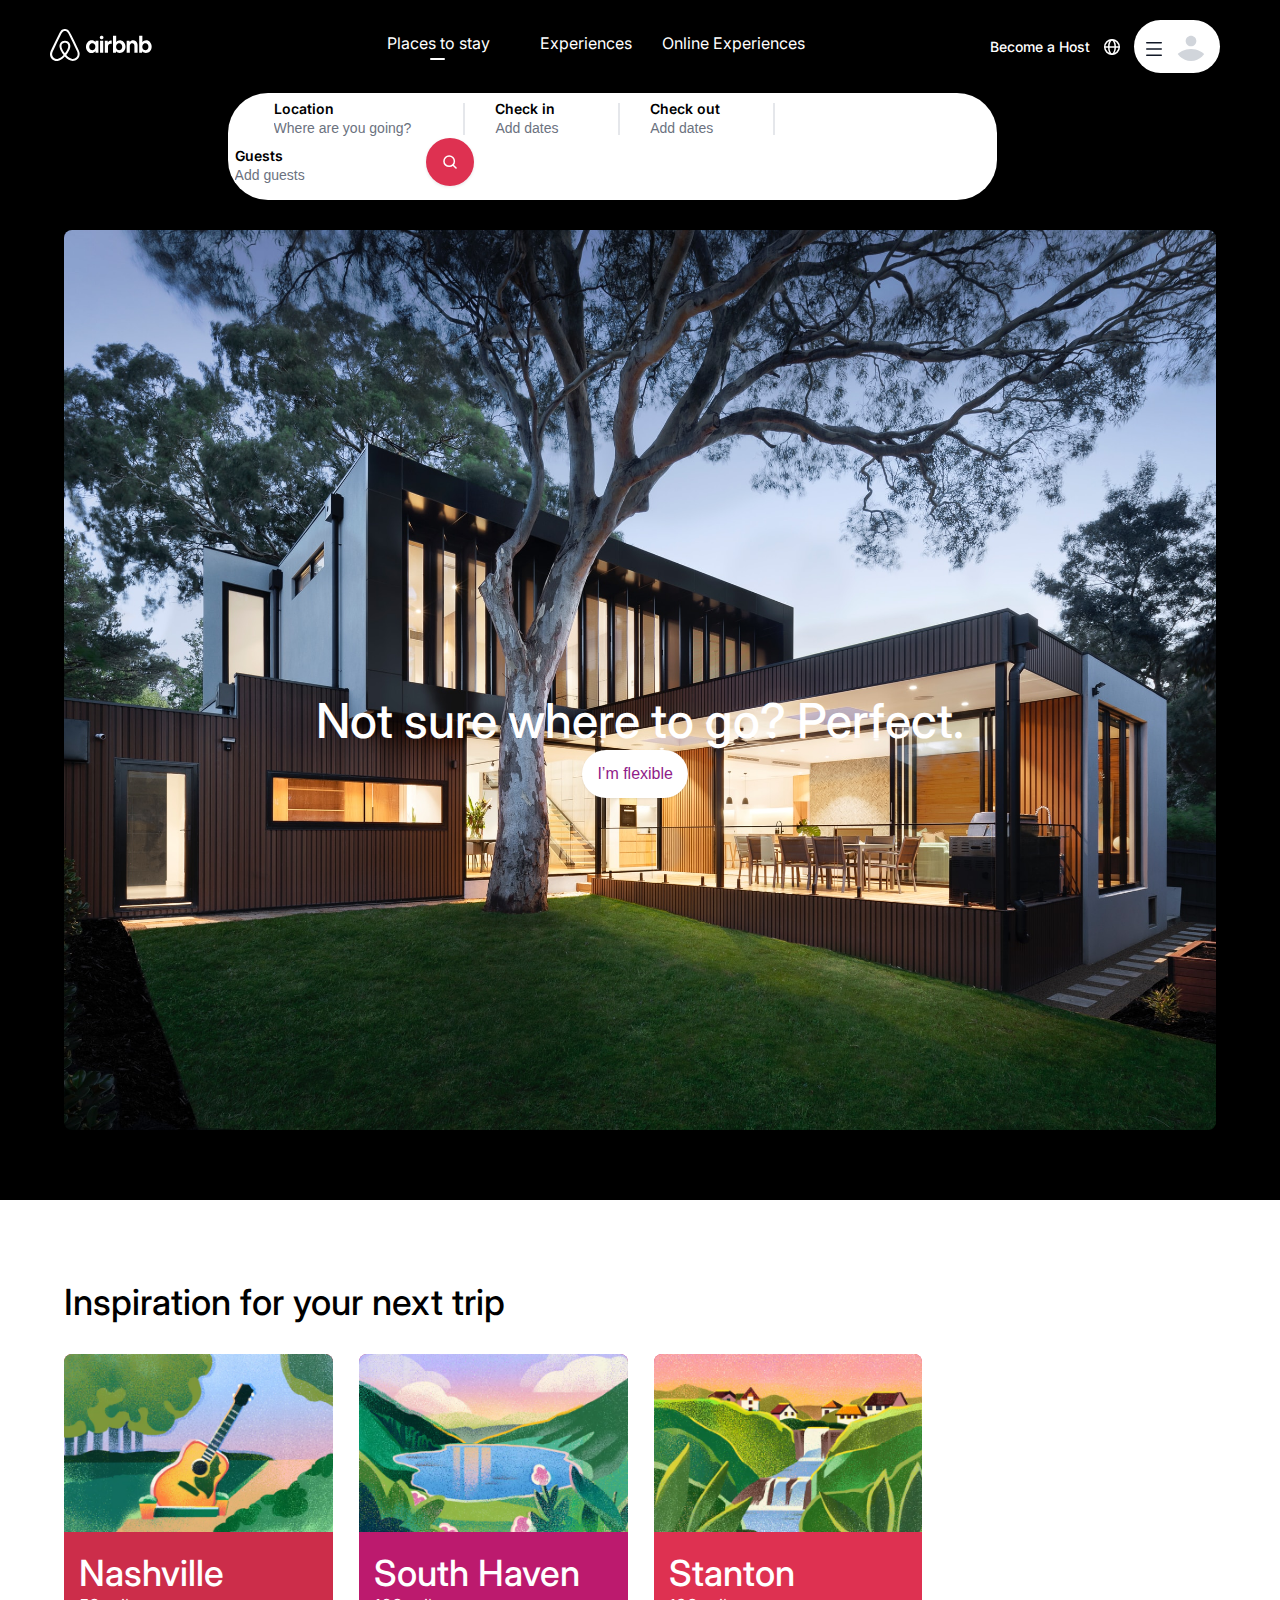
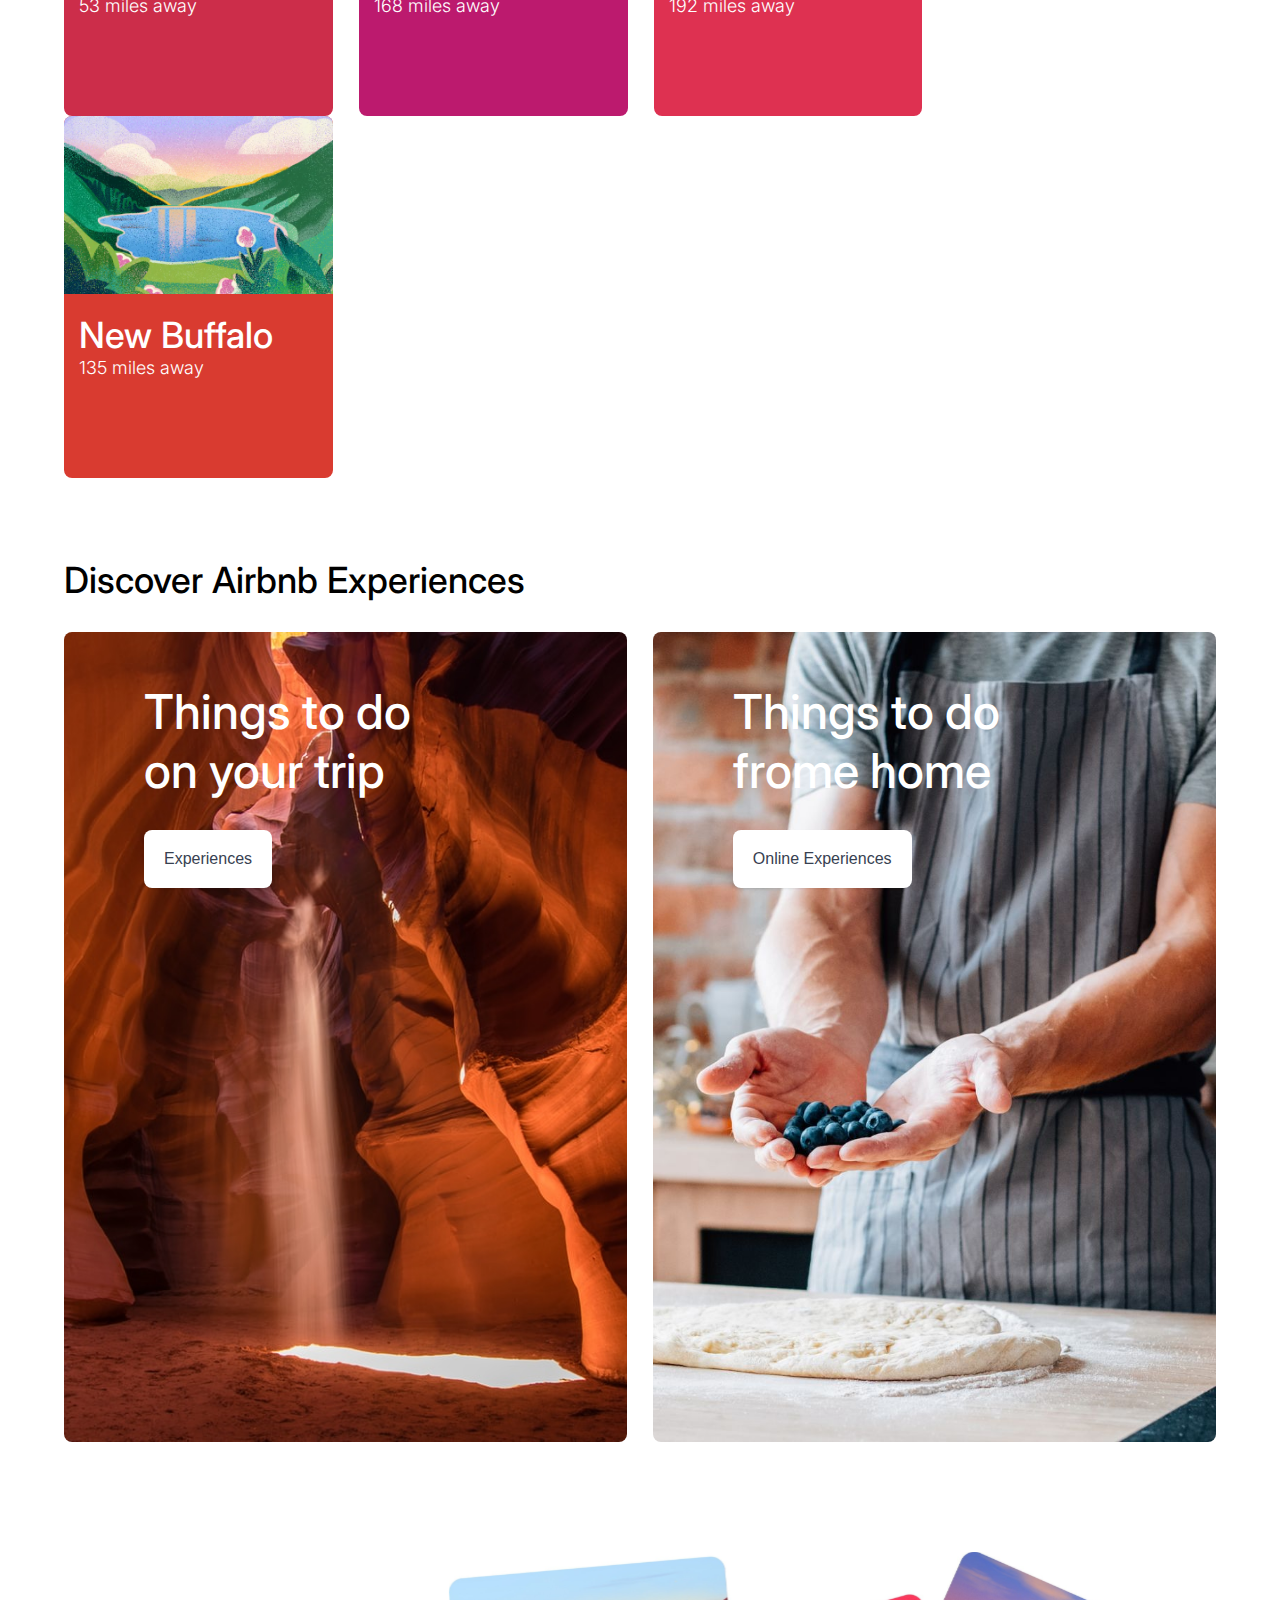
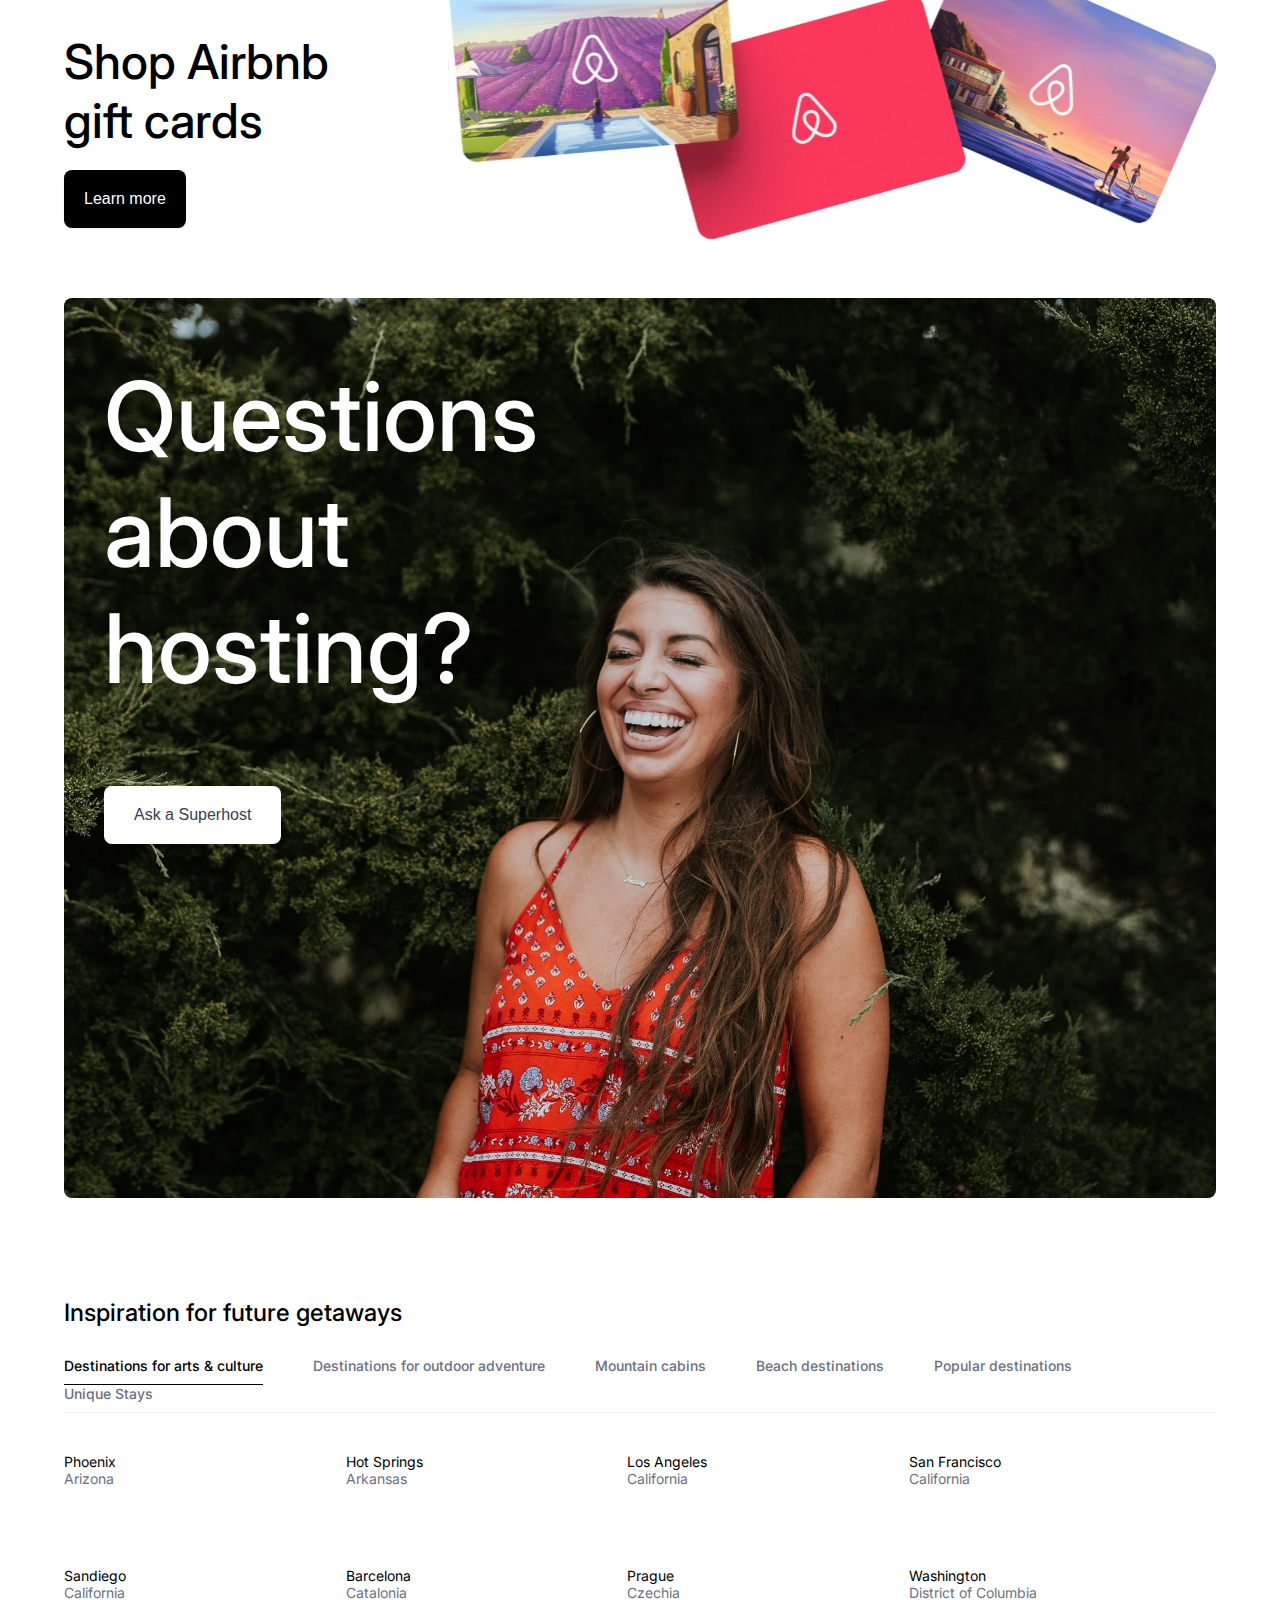
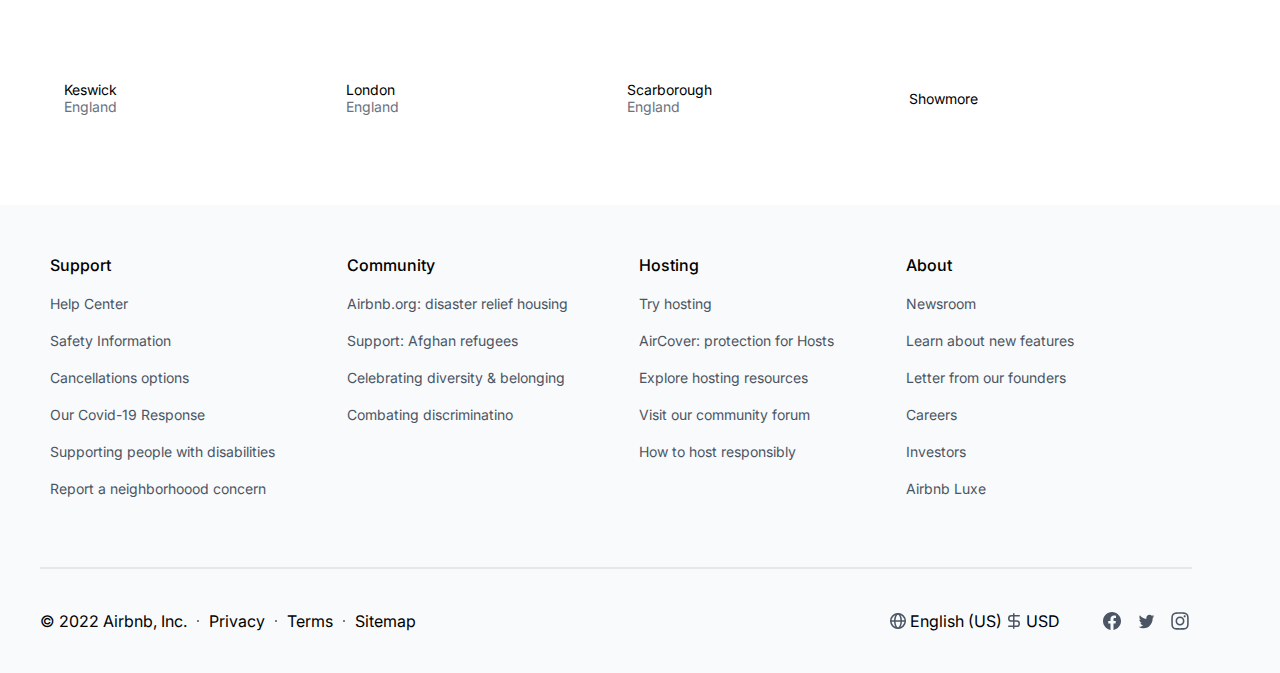
<file: index.html>
<!DOCTYPE html>
<html lang="en">
<head>
    <meta charset="UTF-8">
    <meta name="viewport" content="width=device-width, initial-scale=1.0">
    <title>Airbnb Homepage</title>
    <!-- Linking to CSS FILE -->
    <link rel="stylesheet" href="./style.css">
    <!-- ADDING FONT FAMILY INTER -->
    <link rel="preconnect" href="https://fonts.googleapis.com">
    <link rel="preconnect" href="https://fonts.gstatic.com" crossorigin>
    <link href="https://fonts.googleapis.com/css2?family=Inter:wght@300;400;500;600&display=swap" rel="stylesheet">
</head>
<body onload="fixedmindate()">
    <header>
        <nav>
            <!-- NAVBAR PART 1 -->
            <div class="navigationpart1">
                <div>
                    <img src="./Image/Vector.svg" alt="Logo loading">
                </div>
                <div class="navheadings">
                    <div>
                        <p>Places to stay</p>
                        <p class="underline"></p>
                    </div>
                    <p>Experiences</p>
                    <p>Online Experiences</p>
                </div>
                <div class="navuserbar">
                    <p>Become a Host</p>
                    <img src="./Image/globe.svg" alt="Please Wait">
                    <div>
                        <img src="./Image/menu.svg" alt="Please wait">
                        <img src="./Image/Icon.svg" alt="Please wait">
                    </div>
                </div>
            </div>
            <!-- NAVBAR PART2 -->
            <div class="navigationpart2">
                  <div class="navsearch">
                       <p>Location</p>
                       <input id="roomlocation" type="text" placeholder="Where are you going?">
                  </div>
                  <span></span>
                  <div class="navsearch">
                      <p>Check in</p>
                      <input id="homedatetext1" onclick="showhomedateinput()" class="homedateinput" type="text" placeholder="Add dates">
                      <input class="dateinput" id="mindate" type="date" placeholder="yyyy-mm-dd">                      
                  </div>
                  <span></span>
                  <div class="navsearch">
                      <p>Check out</p>
                      <input  id="homedatetext2"  onclick="showhomedateinput()"  class="homedateinput" type="text" placeholder="Add dates">
                      <input class="dateinput" id="maxdate" type="date" placeholder="yyyy-mm-dd"> 
                  </div>
                  <span></span>
                  <div class="navsearch">
                    <p>Guests</p>
                    <input id="guestnos" type="number" min="1" placeholder="Add guests"> 
                  </div>
                    <a id="homeanchortag"><img id="homepagelink" onclick="getinputdetails()" src="./Image/Icon Button.svg"></a>
                </div>
        </nav>
    </header>
    <main>
        <!-- HERO SECTION STARTS FROM HERE -->
        <section class="section1">
             <div class="herosection">
                 <h1>Not sure where to go? Perfect.</h1> 
                 <button>I’m flexible</button>
             </div>
        </section>
        <!-- CARD SECTION OF BODY STARTS FROM HERE -->
        <section>
            <div class="cardsection">
                <h1>Inspiration for your next trip</h1>
              <div>
                <div class="card cardgap card1">
                     <img src="./Image/card 1.png" alt="Please Wait">
                     <div>
                        <h2>Nashville</h2>
                        <p>53 miles away</p>
                     </div>
                </div>

                <div class="card cardgap card2">
                    <img src="./Image/card 2.png" alt="Please Wait">
                    <div>
                       <h2>South Haven</h2>
                       <p>168 miles away</p>
                    </div>
                </div>

                <div class="card cardgap card3">
                    <img src="./Image/card 3.png" alt="Please Wait">
                    <div>
                       <h2>Stanton</h2>
                       <p>192 miles away</p>
                    </div>
                </div>

                <div class="card card4">
                  <img src="./Image/card 4.png" alt="Please Wait">
                  <div>
                   <h2>New Buffalo</h2>
                   <p>135 miles away</p>
                  </div>
                </div>

              </div>
            </div>
        </section>
        <!-- Discover Airbnb Experiences SECTION STARTS HERE -->
        <section>
                <div class="experinecesection">
                    <h1>Discover Airbnb Experiences</h1>
                    <div>
                        <div class="experiencecards discovercard1">
                             <h3>Things to do <br>
                                on your trip</h3>
                                <button>Experiences</button>
                        </div>

                        <div class="experiencecards discovercard2">
                            <h3>Things to do <br>
                               frome home</h3>
                               <button>Online Experiences</button>
                       </div>
                    </div>
                </div>
        </section>
        <!-- GIFT CARD SECTION STARTS HERE -->
        <section class="section4">
                <div class="giftcardsection">
                    <div class="giftcard">
                        <h1>Shop Airbnb<br>
                            gift cards</h1>
                        <button>Learn more</button>
                    </div>
                    <div class="giftcard2">
                        <img src="./Image/Gift Cards.svg" alt="Please Wait">
                    </div>
                </div>
        </section>
        <!--HOST QUESTION SECTION -->
        <section>
              <div class="hostsection">
                <h1>Questions<br>
                    about<br>
                    hosting?
                </h1>
                <button>Ask a Superhost</button>
              </div>
        </section>
        <!-- PLACE SECTION STARTS FROM HERE -->
        <section>
             <div class="placenamesection">
                <h3>Inspiration for future getaways</h3>

                <div class="placetype">
                    <p class="placetypedark">Destinations for arts & culture</p>
                    <p class="placetypelight">Destinations for outdoor adventure</p>
                    <p class="placetypelight">Mountain cabins</p>
                    <p class="placetypelight">Beach destinations</p>
                    <p class="placetypelight">Popular destinations</p>
                    <p class="placetypelight">Unique Stays</p>
                </div>
                
                <div class="placelocation">
                    <div>
                        <p>Phoenix</p>
                        <p class="placename">Arizona</p>
                    </div>
                    <div>
                        <p>Hot Springs</p>
                        <p class="placename">Arkansas</p>
                    </div>
                    <div>
                        <p>Los Angeles</p>
                        <p class="placename">California</p>
                    </div>
                    <div>
                        <p>San Francisco</p>
                        <p class="placename">California</p>
                    </div>
                </div>

                <div class="placelocation">
                    <div>
                        <p >Sandiego</p>
                        <p class="placename">California</p>
                    </div>
                    <div>
                        <p class="statename ">Barcelona</p>
                        <p class="placename">Catalonia</p>
                    </div>
                    <div>
                        <p>Prague</p>
                        <p class="placename">Czechia</p>
                    </div>
                    <div>
                        <p>Washington</p>
                        <p class="placename">District of Columbia</p>
                    </div>
                </div>

                <div class="placelocation">
                    <div>
                        <p>Keswick</p>
                        <p class="placename">England</p>
                    </div>
                    <div>
                        <p>London</p>
                        <p class="placename">England</p>
                    </div>
                    <div>
                        <p>Scarborough</p>
                        <p class="placename">England</p>
                    </div>
                    <div>
                        <p>Showmore</p>
                    </div>
                </div>

             </div>
        </section>
    </main>

    <!-- FOOTER STARTS FROM HERE -->

    <footer>
        <div class="footer">
            <div >
                <h4>Support</h4>
                <p>Help Center</p>
                <p>Safety Information</p>
                <p>Cancellations options</p>
                <p>Our Covid-19 Response</p>
                <p>Supporting people with disabilities</p>
                <p>Report a neighborhoood concern</p>
            </div>

            <div>
                <h4>Community</h4>
                <p>Airbnb.org: disaster relief housing</p>
                <p>Support: Afghan refugees</p>
                <p>Celebrating diversity & belonging</p>
                <p>Combating discriminatino</p>
            </div>

            <div>
                <h4>Hosting</h4>
                <p>Try hosting</p>
                <p>AirCover: protection for Hosts</p>
                <p>Explore hosting resources</p>
                <p>Visit our community forum</p>
                <p>How to host responsibly</p>
            </div>

            <div>
                <h4>About</h4>
                <p>Newsroom</p>
                <p>Learn about new features</p>
                <p>Letter from our founders</p>
                <p>Careers</p>
                <p>Investors</p>
                <p>Airbnb Luxe</p>
            </div>
        </div>

        <div class="footer2">

            <div class="sublet1">
                <p>© 2022 Airbnb, Inc.</p>
                <img src="./Image/Ellipse 2.svg">
                <p>Privacy</p>
                <img src="./Image/Ellipse 2.svg">
                <p>Terms</p>
                <img src="./Image/Ellipse 2.svg">
                <p>Sitemap</p>
            </div>

            <div class="sublet2">
                <div>
                    <img src="./Image/globe foot.svg">
                    <p>English (US)</p>
                </div>
                <div class="sublet22">
                    <img src="./Image/dollar-2.svg">
                    <p>USD</p>
                </div>
                <img src="./Image/Social Media.svg">
                <img src="./Image/Social Media (1).svg">
                <img src="./Image/Social Media (2).svg">
            </div>

        </div>
    </footer>
    <!-- LINKING TO JS FILE -->
    <script src="./script.js"></script>
    <script src="./hotelfunctionality.js"></script>
</body>
</html>
</file>
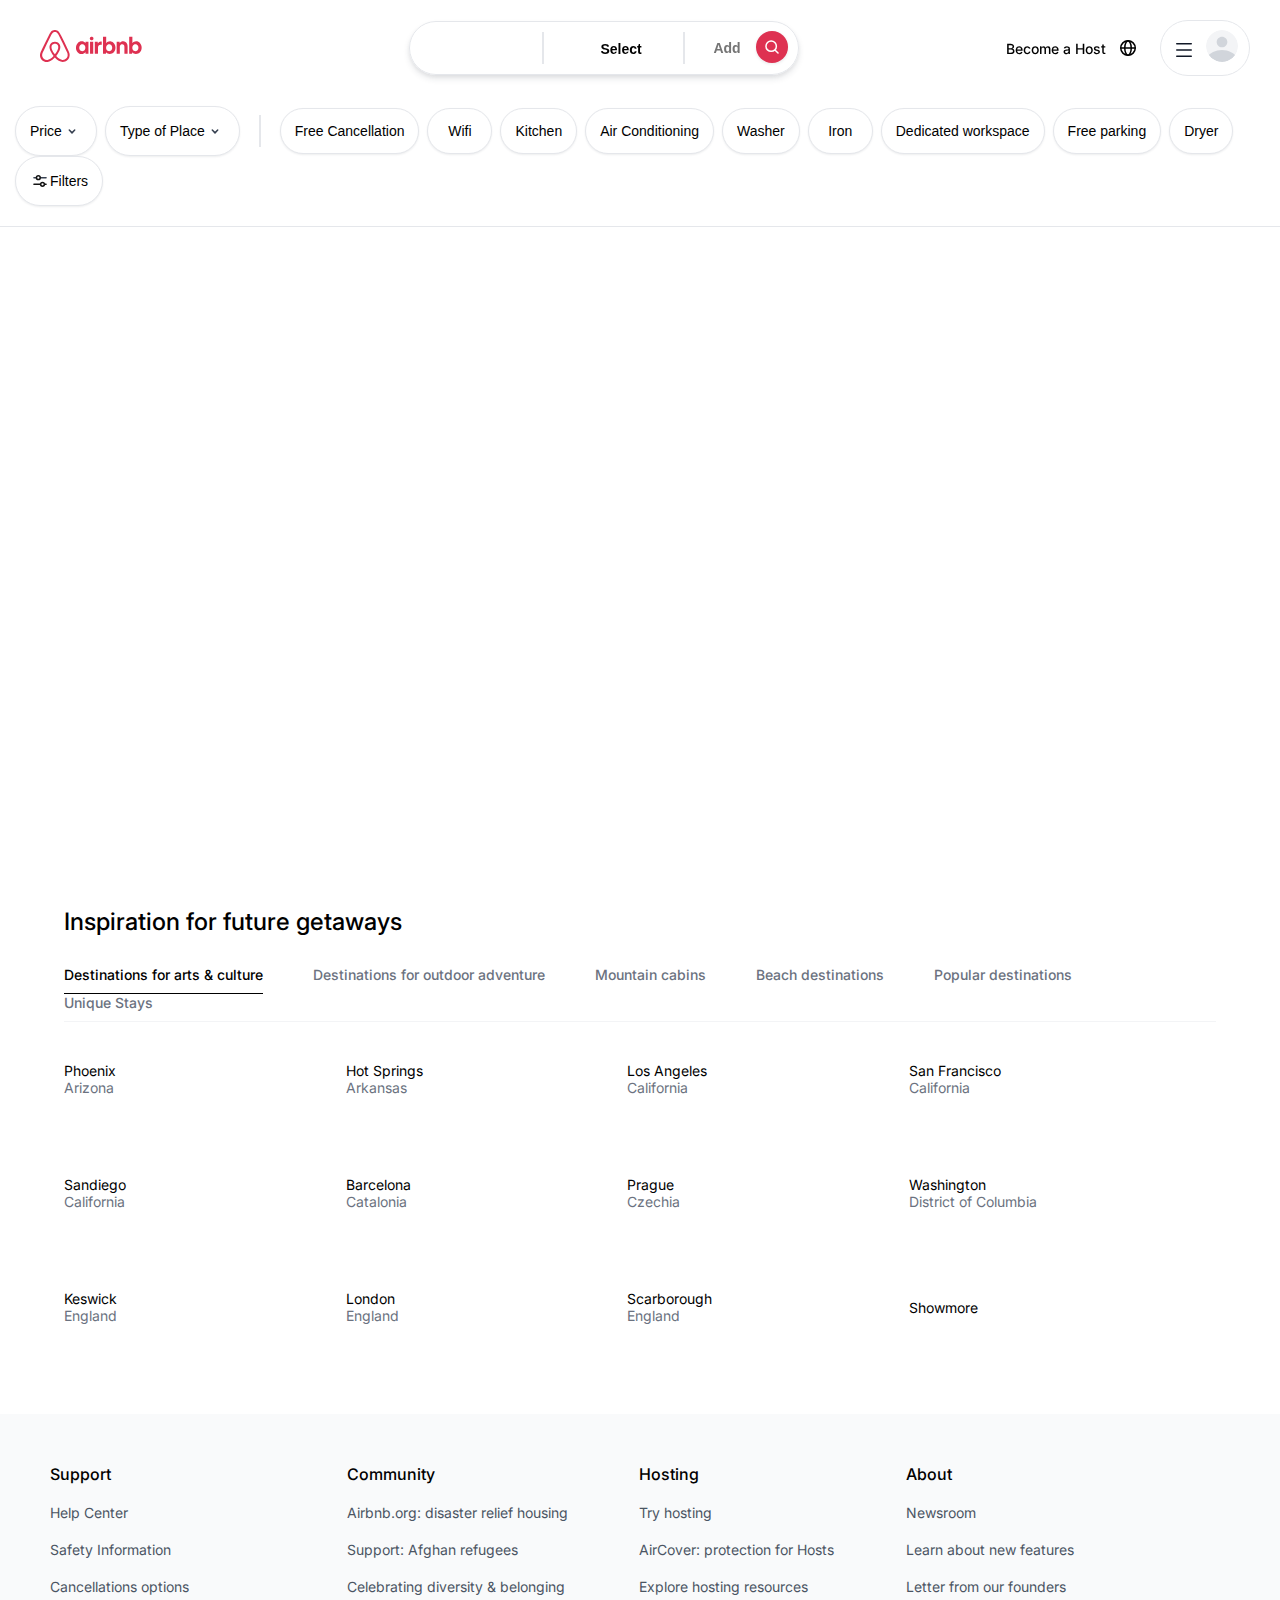
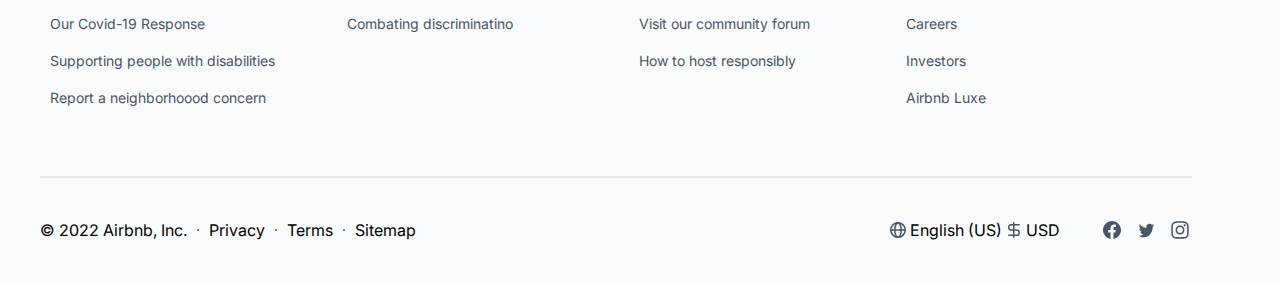
<file: hotels.html>
<!DOCTYPE html>
<html lang="en">
<head>
    <meta charset="UTF-8">
    <meta name="viewport" content="width=device-width, initial-scale=1.0">
    <title>Holiday Home Listing</title>
    <!-- Linking to CSS FILE -->
    <link rel="stylesheet" href="./hotels.css">
    <link rel="stylesheet" href="./hotellist-funct.css">
    <!-- ADDING FONT FAMILY INTER -->
    <link rel="preconnect" href="https://fonts.googleapis.com">
    <link rel="preconnect" href="https://fonts.gstatic.com" crossorigin>
    <link href="https://fonts.googleapis.com/css2?family=Inter:wght@300;400;500;600&display=swap" rel="stylesheet">
</head>
<body onload="hoteldataload(), fixedminhotelpagedate(), datedisplay()">
    <header>

        <nav>
            <div>
                <img src="./Hotel image/logo.svg" alt="Logo Loading">
            </div>

            <div class="navpart2">
                <input onclick="datedivpopup()" id="mainhotel-location" type="text" value="Select">
                <span></span>

                <div onclick="datedivpopup()" class="navdatesdiv">
                    <div id="hiddendatediv">
                        <input type="date" id="checkindate">
                        <input type="date" id="checkoutdate">
                    </div>
                    <input type="text" id="bookingdays" value="Select">
                </div>
                <span></span>

                <input id="mainguestnos" type="number" min="1" placeholder="Add">
                <img onclick="getsearchhotels()" src="./Hotel image/Icon Button.svg">
            </div>

            <div class="navpart3">
                <p>Become a Host</p>
                <img src="./Hotel image/globe (1).svg">
                <div>
                    <img src="./Hotel image/menu.svg">
                    <img src="./Hotel image/Avatar.svg">
                </div>
            </div>
        </nav>
        
        <div class="buttonbar">
           <button class="btnwithicon">Price <img src="./Hotel image/button arrow icon.svg"></button>
           <button class="btnwithicon">Type of Place <img src="./Hotel image/button arrow icon.svg"></button>
           <span></span>
           <button>Free Cancellation</button>
           <button class="smallbtn">Wifi</button>
           <button>Kitchen</button>
           <button>Air Conditioning</button>
           <button>Washer</button>
           <button class="smallbtn">Iron</button>
           <button>Dedicated workspace</button>
           <button>Free parking</button>
           <button>Dryer</button>
           <button class="btnwithicon"><img src="./Hotel image/Filter icon.svg"> Filters</button>
        </div>
    </header>

   <main>
       
    
       <div class="mainhoteldiv" id="mainhotelbodydiv">
         
          <div id="hotel-list">

          </div>

          <div id="mapsdiv">

          </div>

       </div>
       

       <!-- PLACE SECTION STARTS FROM HERE -->
       <section>
          <div class="placenamesection">
           <h3>Inspiration for future getaways</h3>

           <div class="placetype">
               <p class="placetypedark">Destinations for arts & culture</p>
               <p class="placetypelight">Destinations for outdoor adventure</p>
               <p class="placetypelight">Mountain cabins</p>
               <p class="placetypelight">Beach destinations</p>
               <p class="placetypelight">Popular destinations</p>
               <p class="placetypelight">Unique Stays</p>
           </div>
           
           <div class="placelocation">
               <div>
                   <p>Phoenix</p>
                   <p class="placename">Arizona</p>
               </div>
               <div>
                   <p>Hot Springs</p>
                   <p class="placename">Arkansas</p>
               </div>
               <div>
                   <p>Los Angeles</p>
                   <p class="placename">California</p>
               </div>
               <div>
                   <p>San Francisco</p>
                   <p class="placename">California</p>
               </div>
           </div>

           <div class="placelocation">
               <div>
                   <p >Sandiego</p>
                   <p class="placename">California</p>
               </div>
               <div>
                   <p class="statename ">Barcelona</p>
                   <p class="placename">Catalonia</p>
               </div>
               <div>
                   <p>Prague</p>
                   <p class="placename">Czechia</p>
               </div>
               <div>
                   <p>Washington</p>
                   <p class="placename">District of Columbia</p>
               </div>
           </div>

           <div class="placelocation">
               <div>
                   <p>Keswick</p>
                   <p class="placename">England</p>
               </div>
               <div>
                   <p>London</p>
                   <p class="placename">England</p>
               </div>
               <div>
                   <p>Scarborough</p>
                   <p class="placename">England</p>
               </div>
               <div>
                   <p>Showmore</p>
               </div>
           </div>

          </div>
       </section>
   </main>

   <footer>
    <div class="footer">
        <div >
            <h4>Support</h4>
            <p>Help Center</p>
            <p>Safety Information</p>
            <p>Cancellations options</p>
            <p>Our Covid-19 Response</p>
            <p>Supporting people with disabilities</p>
            <p>Report a neighborhoood concern</p>
        </div>

        <div>
            <h4>Community</h4>
            <p>Airbnb.org: disaster relief housing</p>
            <p>Support: Afghan refugees</p>
            <p>Celebrating diversity & belonging</p>
            <p>Combating discriminatino</p>
        </div>

        <div>
            <h4>Hosting</h4>
            <p>Try hosting</p>
            <p>AirCover: protection for Hosts</p>
            <p>Explore hosting resources</p>
            <p>Visit our community forum</p>
            <p>How to host responsibly</p>
        </div>

        <div>
            <h4>About</h4>
            <p>Newsroom</p>
            <p>Learn about new features</p>
            <p>Letter from our founders</p>
            <p>Careers</p>
            <p>Investors</p>
            <p>Airbnb Luxe</p>
        </div>
    </div>

    <div class="footer2">

        <div class="sublet1">
            <p>© 2022 Airbnb, Inc.</p>
            <img src="./Image/Ellipse 2.svg">
            <p>Privacy</p>
            <img src="./Image/Ellipse 2.svg">
            <p>Terms</p>
            <img src="./Image/Ellipse 2.svg">
            <p>Sitemap</p>
        </div>

        <div class="sublet2">
            <div>
                <img src="./Image/globe foot.svg">
                <p>English (US)</p>
            </div>
            <div class="sublet22">
                <img src="./Image/dollar-2.svg">
                <p>USD</p>
            </div>
            <img src="./Image/Social Media.svg">
            <img src="./Image/Social Media (1).svg">
            <img src="./Image/Social Media (2).svg">
        </div>

    </div>
</footer>

    <!-- LINKING TO JS FILE -->
    <script src="./script.js"></script>
    <script src="./hotelfunctionality.js"></script>
    <!-- <script src="https://maps.googleapis.com/maps/api/js?key=AIzaSyAERvhT379yvR6PPLNQ8ax1C6P3b6z1ZYk&callback=initMap"></script> -->
    <script>(g=>{var h,a,k,p="The Google Maps JavaScript API",c="google",l="importLibrary",q="__ib__",m=document,b=window;b=b[c]||(b[c]={});var d=b.maps||(b.maps={}),r=new Set,e=new URLSearchParams,u=()=>h||(h=new Promise(async(f,n)=>{await (a=m.createElement("script"));e.set("libraries",[...r]+"");for(k in g)e.set(k.replace(/[A-Z]/g,t=>"_"+t[0].toLowerCase()),g[k]);e.set("callback",c+".maps."+q);a.src=`https://maps.${c}apis.com/maps/api/js?`+e;d[q]=f;a.onerror=()=>h=n(Error(p+" could not load."));a.nonce=m.querySelector("script[nonce]")?.nonce||"";m.head.append(a)}));d[l]?console.warn(p+" only loads once. Ignoring:",g):d[l]=(f,...n)=>r.add(f)&&u().then(()=>d[l](f,...n))})
        ({key: "AIzaSyC0No5bDMMGYqPqw6zsVph9Q8CULhWgH3E", v: "beta"});</script>
</body>
</html>
</file>
<file: style.css>
*{
    margin: 0px;
    padding: 0px;
}
body{
    font-family: 'Inter', sans-serif;
    background-color: white;
}


/* NAVBAR DESIGN */
header{
    background-color: black;
    color: white;
    padding: 10px;
    width: 100vw;
    padding-bottom: 30px;
    position: sticky;
    top: 0px;
}
/* NAVBARDESIGN PART1 */
.navigationpart1{
    display: flex;
    flex-wrap: wrap;
    justify-content: space-between;
    margin: 10px 40px;
    align-items: center;
}
.navigationpart1>div:first-child{
    margin-right: 30px;
}
.navheadings{
    display: flex;
    font-size: 16px;
    font-weight: 400;
    margin-left: 20px;
}
.navheadings>div{
    margin-right: 20px;
}
.navheadings>p{
    margin-left: 30px;
}
.navuserbar{
    display: flex;
    align-items: center;
    font-size: 14px;
    font-weight: 500;
    margin-right: 30px;
}
.underline{
    width: 15px;
    border-bottom: 2px solid white;
    border-radius: 1px;
    color: black;
    margin-left: 43px;
    margin-top: 5px;
}
.navuserbar>img{
    margin-left: 10px;
}
.navuserbar>div{
    background-color: white;
    border-radius: 40px;
    padding: 9px 8px;
    margin-left: 10px;
}
.navuserbar>div>img{
    padding-right: 5px;
}


/* NAVBAR DESIGN PART2 */
.navigationpart2{
    display: flex;
    flex-wrap: wrap;
    align-items: center;
    margin-left: 17vw;
    background-color: white;
    color: black;
    width: 59vw;
    padding: 7px;
    margin-top: 20px;
    border-radius: 40px;
}
.navigationpart2>div{
    margin-right: 1vw;
}
.navigationpart2>div>p{
    font-size: 14px;
    font-weight: 600;
}
.navigationpart2>div:first-child{
    margin-left: 39px;
}
.navigationpart2>span{
    height: 32px;
    border-right: 2px solid var(--gray-500, #E5E7EB);
    margin-right: 30px;
}

  /* Hiding the border of input tags */
.navsearch>input{
    border: none;
}
.dateinput{
    display: none;
    color: var(--gray-500, #6B7280)
}
#homedatetext1{
    width: 110px;
}
#homedatetext2{
    width: 110px;
}
.navsearch>a>input{
    border: none;
}
.navsearch>input::placeholder{
    color: var(--gray-500, #6B7280); 
    font-size: 14px;
    font-weight: 400;
}
   /* Hiding the arrows of number tag */
input::-webkit-outer-spin-button,
input::-webkit-inner-spin-button {
  -webkit-appearance: none;

}
input:focus{
    outline: none;
}


/* HEROSECTION STARTS FROM HERE */
.section1{
    background-color: black;
    padding-bottom: 70px;
}
.herosection{
    width: 90vw;
    color: white;
    background-repeat: no-repeat;
    height: 100vh;
    background-image: url(./Image/herosection.png);
    background-position: center;
    background-size: cover;
    margin-inline: auto;
    border-radius: 8px;
}
.herosection>h1{
    text-align: center;
    font-size: 48px;
    padding-top: 40%;
    font-weight: 500;
}
.herosection>button{
    text-align: center;
    border: none;
    color: rgb(144,28,137);
    font-size: 16px;
    font-style: normal;
    font-weight: 500;
    padding: 15px;
    background-color: white;
    box-shadow: 0px 1px 2px 0px rgba(31, 41, 55, 0.08);
    border-radius: 40px;
    margin-left: 45%;

}

/* CRAD SECTION STARTS FOM HERE */
.cardsection{
    width: 90vw;
    margin-inline: auto;
    margin-top: 80px;
    margin-bottom: 50px;
}
.cardsection>h1{
    font-size: 36px;
    font-weight: 500;
    padding-bottom: 30px;
}
.cardsection>div{
    min-width: inherit;
    display: flex;
    flex-wrap: wrap;
}
.card{
    width: 21vw;
    border-radius: 8px;
}
.cardgap{
    margin-right: 26px;
}
.card>img{
    width: 100%;
    border-radius: 8px 8px 0px 0px;
}
.card1{
    background-color: #CC2D4A;
}
.card2{
    background-color: #BC1A6E;
}
.card3{
    background-color: #DE3151;
}
.card4{
    background-color: #D93B30;
}
.card>div{
   padding: 15px;
   padding-bottom: 100px;
}
.card>div>h2 {
    font-size: 36px;
    color: white;
    font-weight: 500;
}
.card>div>p{
    font-size: 18px;
    font-weight: 300;
    color: white;
}


/* EXPERIENCES SECTIO STARTS FROM HERE */
.experinecesection{
    width: 90vw;
    margin-inline: auto;
    margin-bottom: 50px;
}
.experinecesection>div{
    display: flex;
    flex-wrap: wrap;
    justify-content: space-between;
}
.experinecesection>h1{
    font-size: 36px;
    font-weight: 500;
    padding: 30px 0px;
}
.experiencecards{
    width: 44vw;
    height: 90vh;
    border-radius: 8px;
}
.experiencecards>h3{
    font-size: 48px;
    font-weight: 500;
    margin-bottom: 30px;
    color: white;
    margin-top: 50px;
    margin-left: 80px;
}
.experiencecards>button{
    border: none;
    color: #374151;
    background-color: white;
    border-radius: 8px;
    font-size: 16px;
    font-weight: 500;
    padding: 20px;
    margin-left: 80px;
    box-shadow: 0px 1px 2px 0px rgba(31, 41, 55, 0.08);
}
.discovercard1{
    background-image: url(./Image/disover1.png);
    background-repeat: no-repeat;
    background-position: center;
    background-size: cover;
}
.discovercard2{
    background-image: url(./Image/discover\ 2.png);
    background-repeat: no-repeat;
    background-position: center;
    background-size: cover;
}

/* GIFT CARD SECTION STARTS HERE */
.section4{
    padding-top: 60px;
    padding-bottom: 50px;
}
.giftcardsection{
    display: flex;
    width: 90vw;
    margin-inline: auto;
    justify-content: space-between;
}
.giftcard>h1{
    font-size: 48px;
    font-weight: 500;
    margin-top: 80px;
}
.giftcard2{
    width: 60vw;
}
.giftcard2>img{
    width: 100%;
}
.giftcard>button{
    background-color: black;
    color: white;
    border: none;
    font-size: 16px;
    font-weight: 500;
    margin: 20px 0px;
    padding: 20px;
    border-radius: 8px;
    box-shadow: 0px 1px 2px 0px rgba(31, 41, 55, 0.08);
}

/* HOST QUESTION SECTION STARTS HERE */
.hostsection{
    width: 90vw;
    height: 100vh;
    margin-inline: auto;
    margin-bottom: 50px;
    background-image: url(./Image/hostingsection.png);
    background-repeat: no-repeat;
   background-position: 50% 60% ;
    background-size:cover;
    border-radius: 8px;
}
.hostsection>h1{
    font-size: 96px;
    font-weight: 500;
    color: white;
    margin-left: 40px;
    padding-top: 60px;
}
.hostsection>button{
    border: none;
    box-shadow: 0px 1px 2px 0px rgba(31, 41, 55, 0.08);
    color: #374151;
    background-color: white;
    font-size: 16px;
    font-weight: 500;
    padding: 20px 30px;
    border-radius: 8px;
    margin-top: 80px;
    margin-left: 40px;
}



/* PLACE SECTION STARTS FROM HERE */
.placenamesection{
    width: 90vw;
    margin-inline: auto;
    padding-top: 50px;
    padding-bottom: 50px;
}
.placetype{
    display: flex;
    flex-wrap: wrap;
    justify-content: left;
}
.placelocation{
    display: flex;
    flex-wrap: wrap;
    justify-content: left;
    align-items: center;
}
.placenamesection>h3{
    font-size: 24px;
    font-weight: 500;
    margin-bottom: 30px;
}
.placetype>p{
    margin-right: 50px;
    padding-bottom: 10px;
}
.placetypedark{
    font-size: 14px;
    font-weight: 500;
    border-bottom: 1px solid black;
}
.placetypelight{
    font-size: 14px;
    font-style: normal;
    font-weight: 500;
    color: #6B7280;
}
.placetype{
    border-bottom: 1px solid #F3F4F6;
}
.placelocation>div{
    margin: 40px 0px;
    width: 20vw;
    margin-right: 2vw;
}


.placelocation>div>p{
    text-align: left;
    font-size: 14px;
    font-weight: 400;
}
.placename{
    font-size: 14px;
    font-weight: 400;
    color: #6B7280;
}


/* FOOTER STARTS FROM HERE */
footer{
    background-color: #F9FAFB;
}
.footer{
    display: flex;
    flex-wrap: wrap;
    justify-content: space-between;
    width: 80vw;
    margin-left:50px;
    padding: 50px 0px;
}

.footer>div>h4{
    font-size: 16px;
    font-weight: 500;
    padding-bottom: 20px;
}

.footer>div>p{
    font-size: 14px;
    color:#4B5563;
    font-weight: 400;
    padding-bottom: 20px;
}

.footer2{
    display: flex;
    flex-wrap: wrap;
    width: 90vw;
    margin-left: 40px;
    justify-content: space-between;
    background-color: #F9FAFB;
    padding: 40px 0px;
    border-top: 2px solid #E5E7EB;
}
.sublet1{
    display: flex;
    align-items: center;
}
.sublet1>img{
    margin-inline: 10px;
}
.sublet2{
    display: flex;
    align-items: center;
}
.sublet2>div{
    display: flex;
    align-items: center;
}
.sublet2>img{
    margin-left: 10px;
}
.sublet22{
    margin-right: 30px;
}
</file>
<file: hotels.css>
*{
    margin: 0px;
    padding: 0px;
}

body{
    font-family: 'Inter', sans-serif;
    background-color: white;
}

/* NAVBAR DESIGN STARTS HERE */

header{
    position: sticky;
    z-index: 1000;
    top: 0px;
    border-bottom: 1px solid var(--gray-500, #E5E7EB);
    padding-bottom: 20px;
    background-color: white;
}
nav{
    width: 100vw;
    display: flex;
    flex-wrap: wrap;
    justify-content: space-between;
    align-items: center;
    padding: 20px 40px;
    position: sticky;
    top: 0px;
}
.navpart2{
    display: flex;
    align-items: center;
    border: 1px solid var(--gray-200, #E5E7EB);
    box-shadow: 0px 4px 6px 0px rgba(31, 41, 55, 0.10), 0px 2px 4px 0px rgba(31, 41, 55, 0.06);
    padding: 8px;
    border-radius: 40px;
    margin-left: 60px;
}
.navpart2>input[type=text]{
    color: var(--black, #000);
    font-size: 14px;
    font-weight: 600;
    width:100px;
    text-align: center;
}
.navpart2>span{
    height: 32px;
    border-right: 2px solid var(--gray-500, #E5E7EB);
    margin-right: 15px;
}
nav>div>input:focus{
    outline: none;
}
nav>div>input{
    border: none;
    width: 80px;
    margin-inline: 5px;
    padding: 7px;
}
.navpart3{
    display: flex;
    align-items: center;
    margin-right: 70px;
}
.navpart3>div{
    border: 1px solid var(--gray-200, #E5E7EB);
    border-radius: 40px;
    padding: 9px 8px;
    margin-left: 10px;
}
.navpart3>img{
    margin-inline: 10px;
}
.navpart3>div>img{
    margin-inline: 3px;
}
.navpart3>p{
    font-size: 14px;
    font-weight: 500;
}
#hiddendatediv>input{
    outline: none;
    border: none;
    margin-inline: 2px;
}
#hiddendatediv{
    display: noNe;
}
#bookingdays{
    outline: none;
    border: none;
    margin-inline: 2px;
    width: 120px;
    text-align: center;
    color: black;
    font-size: 14px;
    font-weight: 600;
}
#mainguestnos{
    font-weight: 600;
    width: 30px;
    text-align: center;
    color: black;
    font-size: 14px;
}
.navdatesdiv{
    transition: all ease-in-out 2s;
}

/* Hiding the arrows of number tag */
   input::-webkit-outer-spin-button,
   input::-webkit-inner-spin-button {
     -webkit-appearance: none;
   }


/* FILTER BUTTON CSS STARTS FROM HERE */

.buttonbar{
    width: 100vw;
    display: flex;
    align-items: center;
    flex-wrap: wrap;
    margin-top: 10px;
    margin-inline: 11px;
}
.buttonbar>button{
    text-align: center;
    border: none;
    padding: 14px;
    border: 1px solid var(--gray-200, #E5E7EB);
    background: var(--white, #FFF);
    box-shadow: 0px 1px 2px 0px rgba(31, 41, 55, 0.08);
    margin-inline: 4px;
    font-size: 14px;
    font-weight: 400;
    border-radius: 30px;
}
.smallbtn{
    width: 65px;
    border-radius: 1px;
}
.buttonbar>span{
    height: 32px;
    border-right: 2px solid var(--gray-500, #E5E7EB);
    margin-inline: 15px ;
}
.btnwithicon{
    display: flex;
    align-items: center;
}

/* MAIN HOTEL DIV CSS */
.mainhoteldiv{
    display: flex;
    flex-direction: row;
}

/* HOTEL LIST CSS STARTS FROM HERE */

#hotel-list{
   margin-left: 40px;
   margin-right: 30px;
   height: 66vh;
   overflow-y: scroll;
}

#hotel-list::-webkit-scrollbar{
    display: none;
}

#hotel-list>h3{
    margin-top: 20px;
    margin-bottom: 20px;
    color: var(--gray-500, #6B7280);
    font-size: 16px;
    font-weight: 400;
}

.hotel{
  width: 60vw;
  display: flex;
  align-items: center;
  padding-top: 40px;
  padding-bottom: 40px;
  border-top: 2px solid  #E5E7EB;
}
/* .hotel:hover{
    background-color: rgb(0, 0, 0, 0.1);
} */
.hotelthumbnail>img{
  border-radius: 12px;
  width: 22vw;
  height: 32vh;
  margin-left: 10px;
}
.hoteldetails{
    width: 38vw;
    margin-left: 30px;
}
.hotel-part1{
    display: flex;
    justify-content: space-between;
    align-items: top;
}
.hotel-part1>div>h1{
    color: var(--gray-700, #374151);
    font-size: 20px;
    font-weight: 500;
    margin: 6px 0px;
}
.hotel-part1>div>img{
    margin-right: 10px;
}

.subhotelheading{
    color: var(--gray-500, #6B7280);
    font-size: 14px;
    font-weight: 400;
}
.roomdetails{
    display: flex;
    justify-content: space-between;
    align-items: center;
}
.roomdetails>div>button{
    text-align: center;
    border: none;
    padding: 10px 7px;
    margin-right: 10px;
    border-radius: 5px;
    background-color: white;
    box-shadow: 0px 1px 1px 0px rgba(31, 41, 55, 0.10), 0px 2px 4px 0px rgba(31, 41, 55, 0.06);
    color: var(--gray-700, #374151);
    font-size: 16px;
    font-weight: 500;
}
.roomdetails>div>button:hover{
    background-color: #DE3151 ;
    color: black;
    scale: 1.04;
    cursor: pointer;
}
.roomdetails>div>p{
    margin-top: 10px;
    color: var(--gray-500, #6B7280);
    font-size: 14px;
    font-weight: 400;
}
.roomdetails>div>p>span{
    margin-inline: 5px;
}
.hotel-ratingdiv{
    display: flex;
    align-items: center;
    justify-content: space-between;
}
.ratings{
    display: flex;
    align-items: center;
    color: var(--gray-700, #374151);
    font-size: 14px;
    font-weight: 500;
    margin-top: 15px;
}
.ratings>img{
    margin-inline: 10px;
}
.price{
    color: var(--gray-700, #374151);
    font-size: 18px;
    font-weight: 500;
    margin-right: 10px;
    padding: 9px;
    border: none;
    border-radius: 5px;
    background-color: white;
    box-shadow: 0px 1px 1px 0px rgba(31, 41, 55, 0.10), 0px 2px 4px 0px rgba(31, 41, 55, 0.06);
}
.price:hover{
    background-color: #DE3151 ;
    color: black;
    scale: 1.04;
    cursor: pointer;
}

.price>span{
    color: var(--gray-700, #374151);
    font-size: 14px;
    font-weight: 400;
}

/* GOOGLE MAPS DIV STARTS FROM HERE */
#mapsdiv{
    width: 34vw;
    /* margin-top: 3px; */
    height: 70vh;
}


/* PLACE SECTION STARTS FROM HERE */
.placenamesection{
    width: 90vw;
    margin-inline: auto;
    padding-top: 50px;
    padding-bottom: 50px;
}
.placetype{
    display: flex;
    flex-wrap: wrap;
    justify-content: left;
}
.placelocation{
    display: flex;
    flex-wrap: wrap;
    justify-content: left;
    align-items: center;
}
.placenamesection>h3{
    font-size: 24px;
    font-weight: 500;
    margin-bottom: 30px;
}
.placetype>p{
    margin-right: 50px;
    padding-bottom: 10px;
}
.placetypedark{
    font-size: 14px;
    font-weight: 500;
    border-bottom: 1px solid black;
}
.placetypelight{
    font-size: 14px;
    font-style: normal;
    font-weight: 500;
    color: #6B7280;
}
.placetype{
    border-bottom: 1px solid #F3F4F6;
}
.placelocation>div{
    margin: 40px 0px;
    width: 20vw;
    margin-right: 2vw;
}

.placelocation>div>p{
    text-align: left;
    font-size: 14px;
    font-weight: 400;
}
.placename{
    font-size: 14px;
    font-weight: 400;
    color: #6B7280;
}



/* FOOTER STARTS FROM HERE */
footer{
    background-color: #F9FAFB;
}
.footer{
    display: flex;
    flex-wrap: wrap;
    justify-content: space-between;
    width: 80vw;
    margin-left:50px;
    padding: 50px 0px;
}

.footer>div>h4{
    font-size: 16px;
    font-weight: 500;
    padding-bottom: 20px;
}

.footer>div>p{
    font-size: 14px;
    color:#4B5563;
    font-weight: 400;
    padding-bottom: 20px;
}

.footer2{
    display: flex;
    flex-wrap: wrap;
    width: 90vw;
    margin-left: 40px;
    justify-content: space-between;
    background-color: #F9FAFB;
    padding: 40px 0px;
    border-top: 2px solid #E5E7EB;
}
.sublet1{
    display: flex;
    align-items: center;
}
.sublet1>img{
    margin-inline: 10px;
}
.sublet2{
    display: flex;
    align-items: center;
}
.sublet2>div{
    display: flex;
    align-items: center;
}
.sublet2>img{
    margin-left: 10px;
}
.sublet22{
    margin-right: 30px;
}
</file>
<file: hotellist-funct.css>
/* CSS OF MODAL STARTS FROM HERE */
.modalbody{
    display: none;
    width: 100%;
    height: 100%;
    position: fixed;
    z-index: 1000;
    background-color: rgb(0, 0, 0, 0.5);
    top: 0;
    left: 0;
}

.modal{
   width: 350px;
   height: 400px;
   border-radius: 5px;
   background-color: white;
   position: relative;
   top: 100px;
   left: 40%;
   box-shadow: 0px 4px 6px 0px rgba(31, 41, 55, 0.10), 0px 2px 4px 0px rgba(31, 41, 55, 0.06);
   padding: 15px;
   animation: modelmove 400ms;
}
/* ADDED ANIMATION TO MODAL */
@keyframes modelmove{
    from {top:-300px; opacity:0}
    to {top: 100px; opacity:1}
}
.modalimg{
    display: flex;
    justify-content: space-between;
}
.modalimg>img:first-child{
    width: 80px;
}
.modalimg>img:last-child:hover{
   background-color: #DE3151;
   cursor: pointer;
}
.modal-head{
    display: flex;
    justify-content: space-between;
    margin-top: 20px;
    align-content: center;
}
.modal-head>p{
    font-size: 15px;
    font-weight: 300;
    color: var(--gray-500, #6B7280);
}
.modal-head>p>span{
    font-size: 18px;
    font-weight: 400;
    color: black;
}
.modal-head>p:last-child{
  display: flex;
  align-items: center;
}
.modal-head>p:last-child>span{
    margin: 0px 3px;
}
.modal>p{
    margin-top: 30px;
    margin-bottom: 10px;
    font-size: 24px;
    font-weight: 500;
}
.modal-body{
    border-top: 1px solid var(--gray-500, #6B7280);
    border-bottom: 1px solid var(--gray-500, #6B7280);
    padding: 15px 0px;
    font-size: 17px;
    font-weight: 400;
}
.modal-body>div{
    margin: 20px 0px;
    display: flex;
    align-items: center;
    justify-content: space-between;
}
.modal-body>p>span{
    padding-right: 90px;
}
.modal-footer{
    display: flex;
    align-items: center;
    justify-content: space-between;
    margin-top: 10px;
    font-size: 18px;
    font-weight: 500;
}

/* CSS OF GOOGLE MAPS */
.price-tag {
    background-color: white;
    border-radius: 40px;
    color: #374151;
    font-size: 14px;
    padding: 8px 14px;
    position: relative;
  }
</file>
